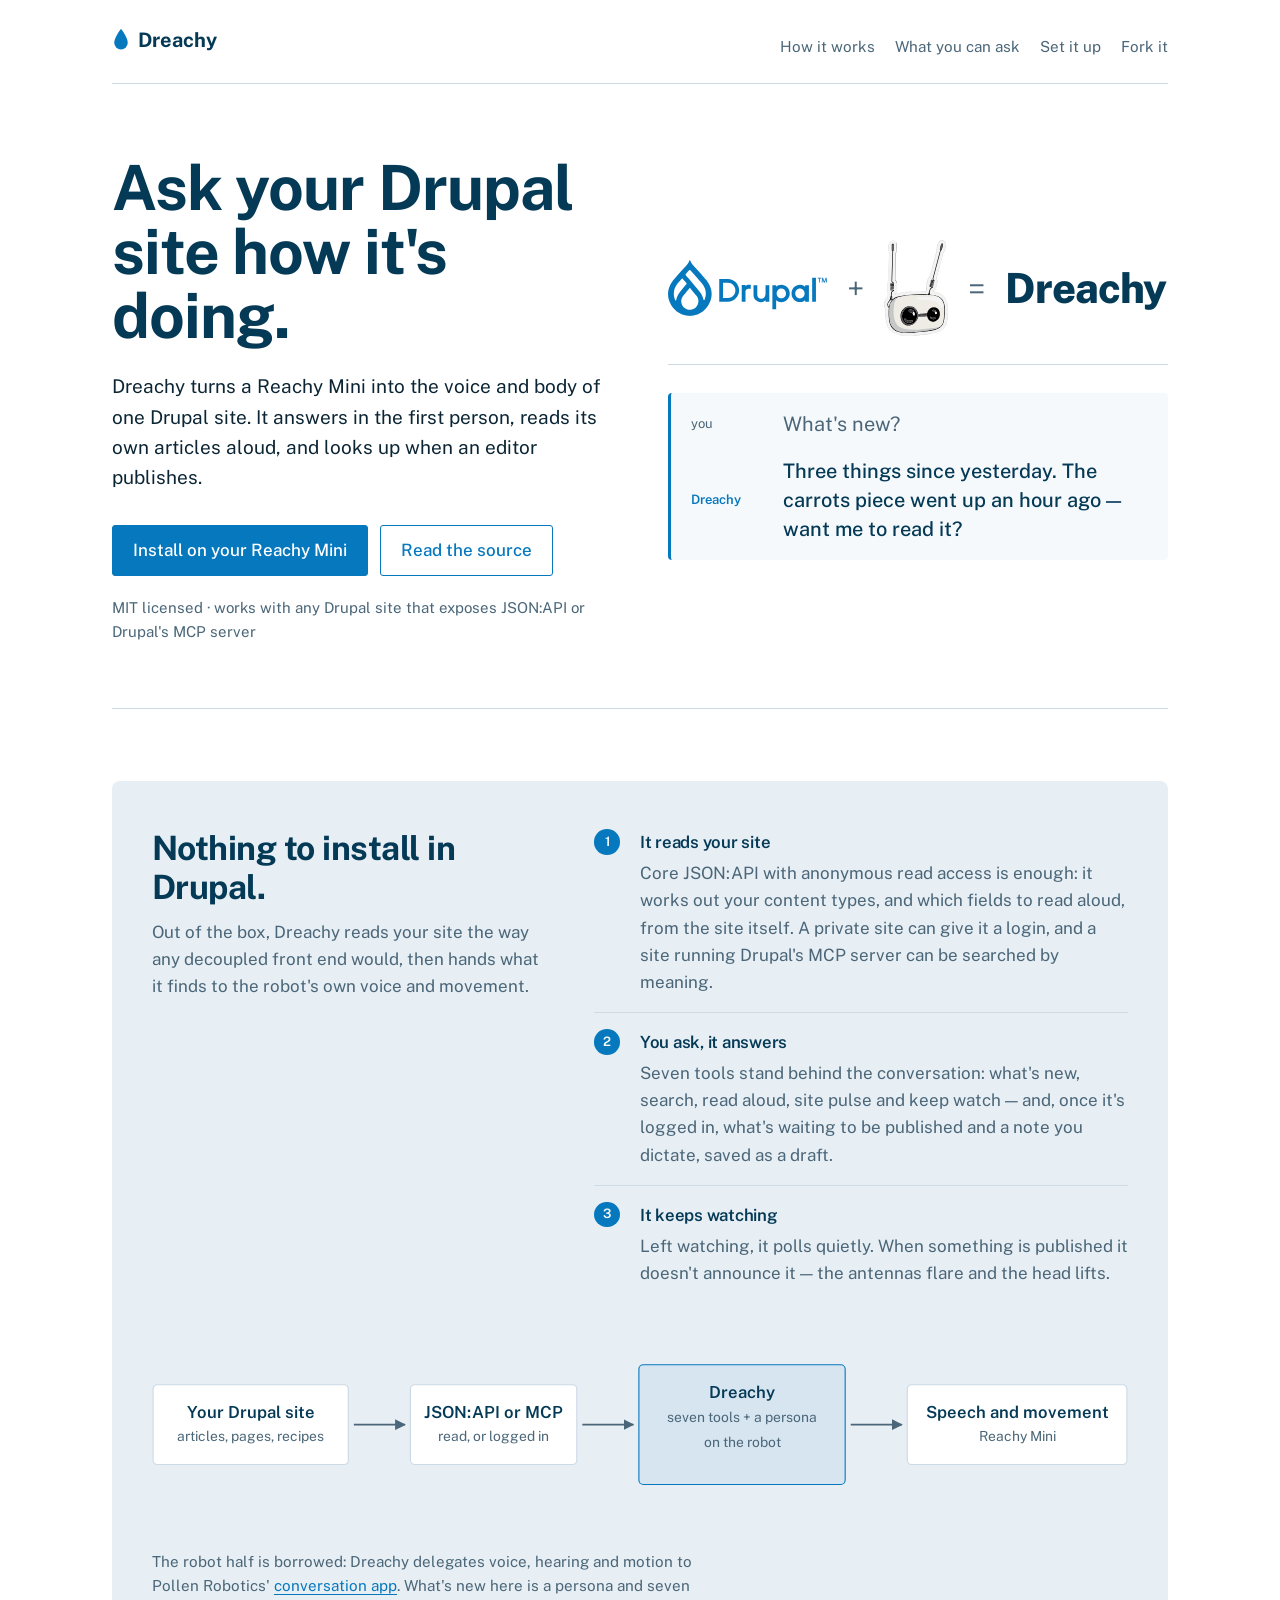
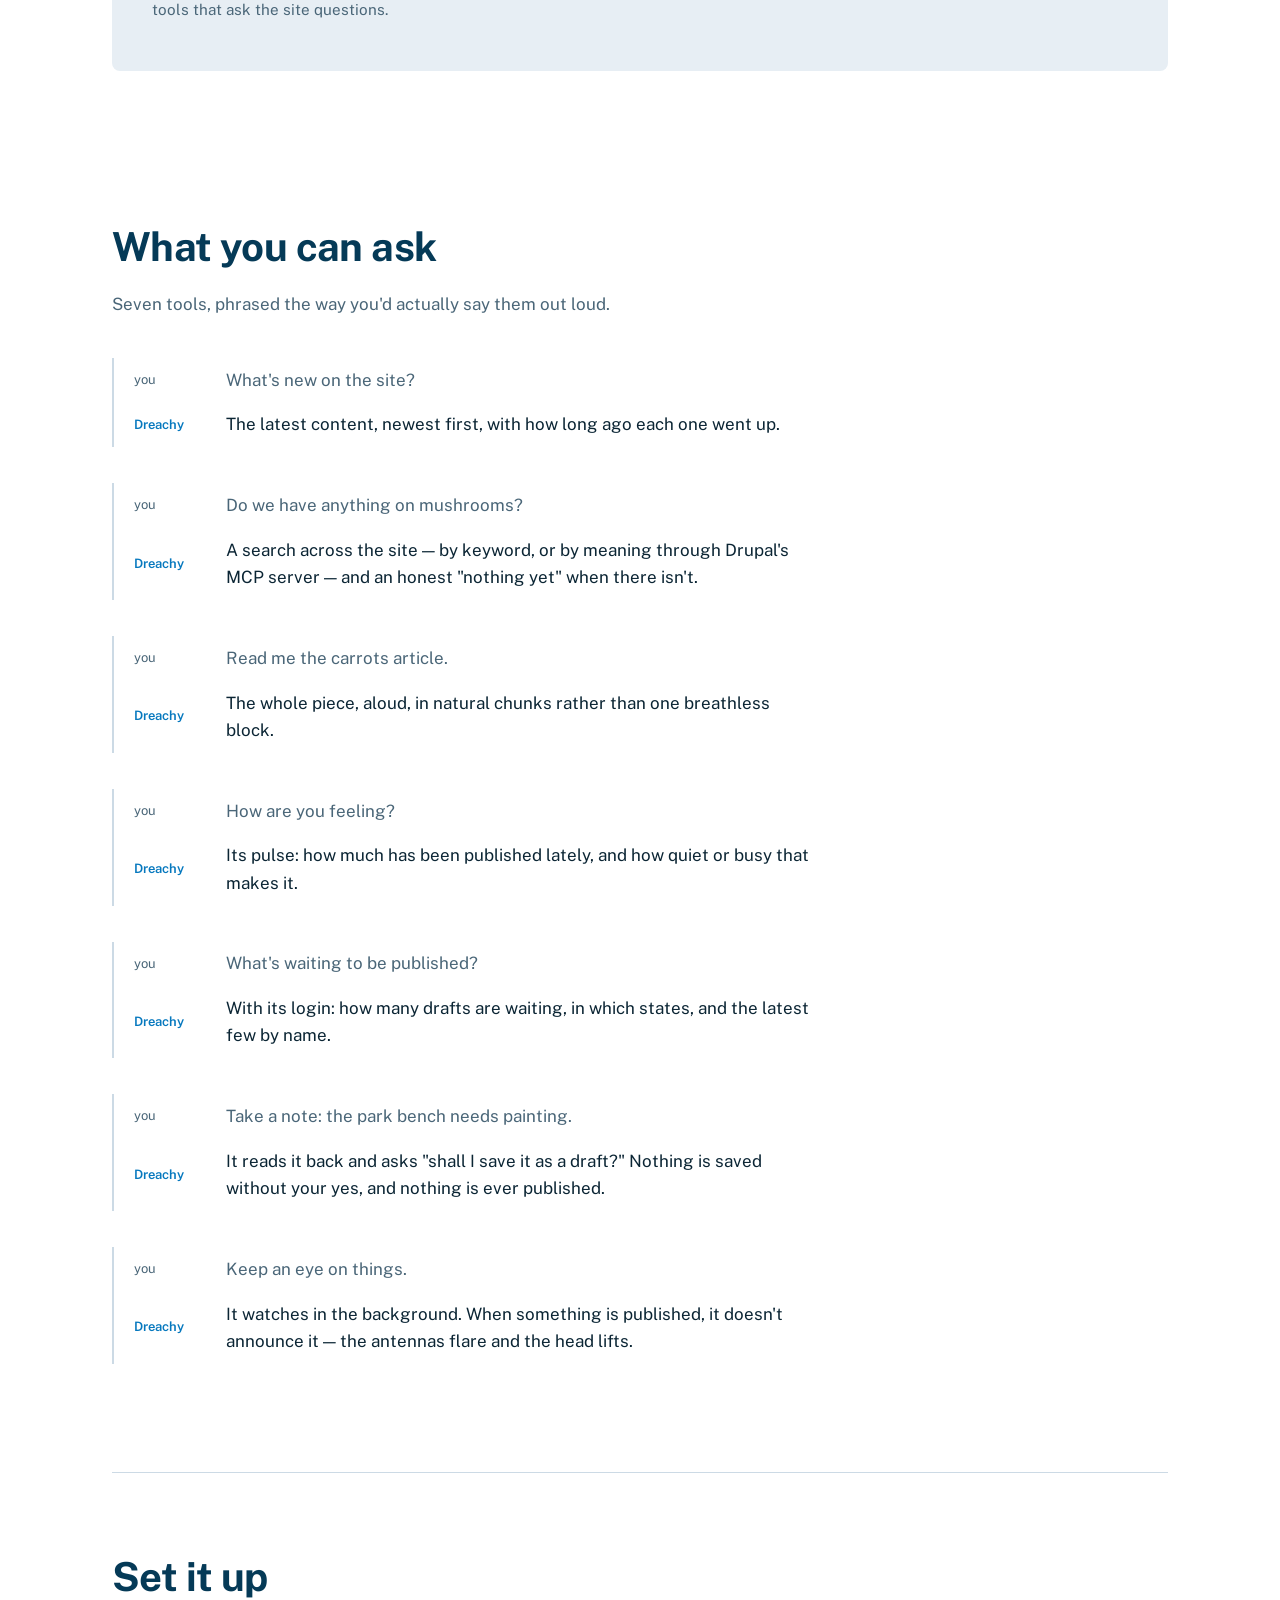
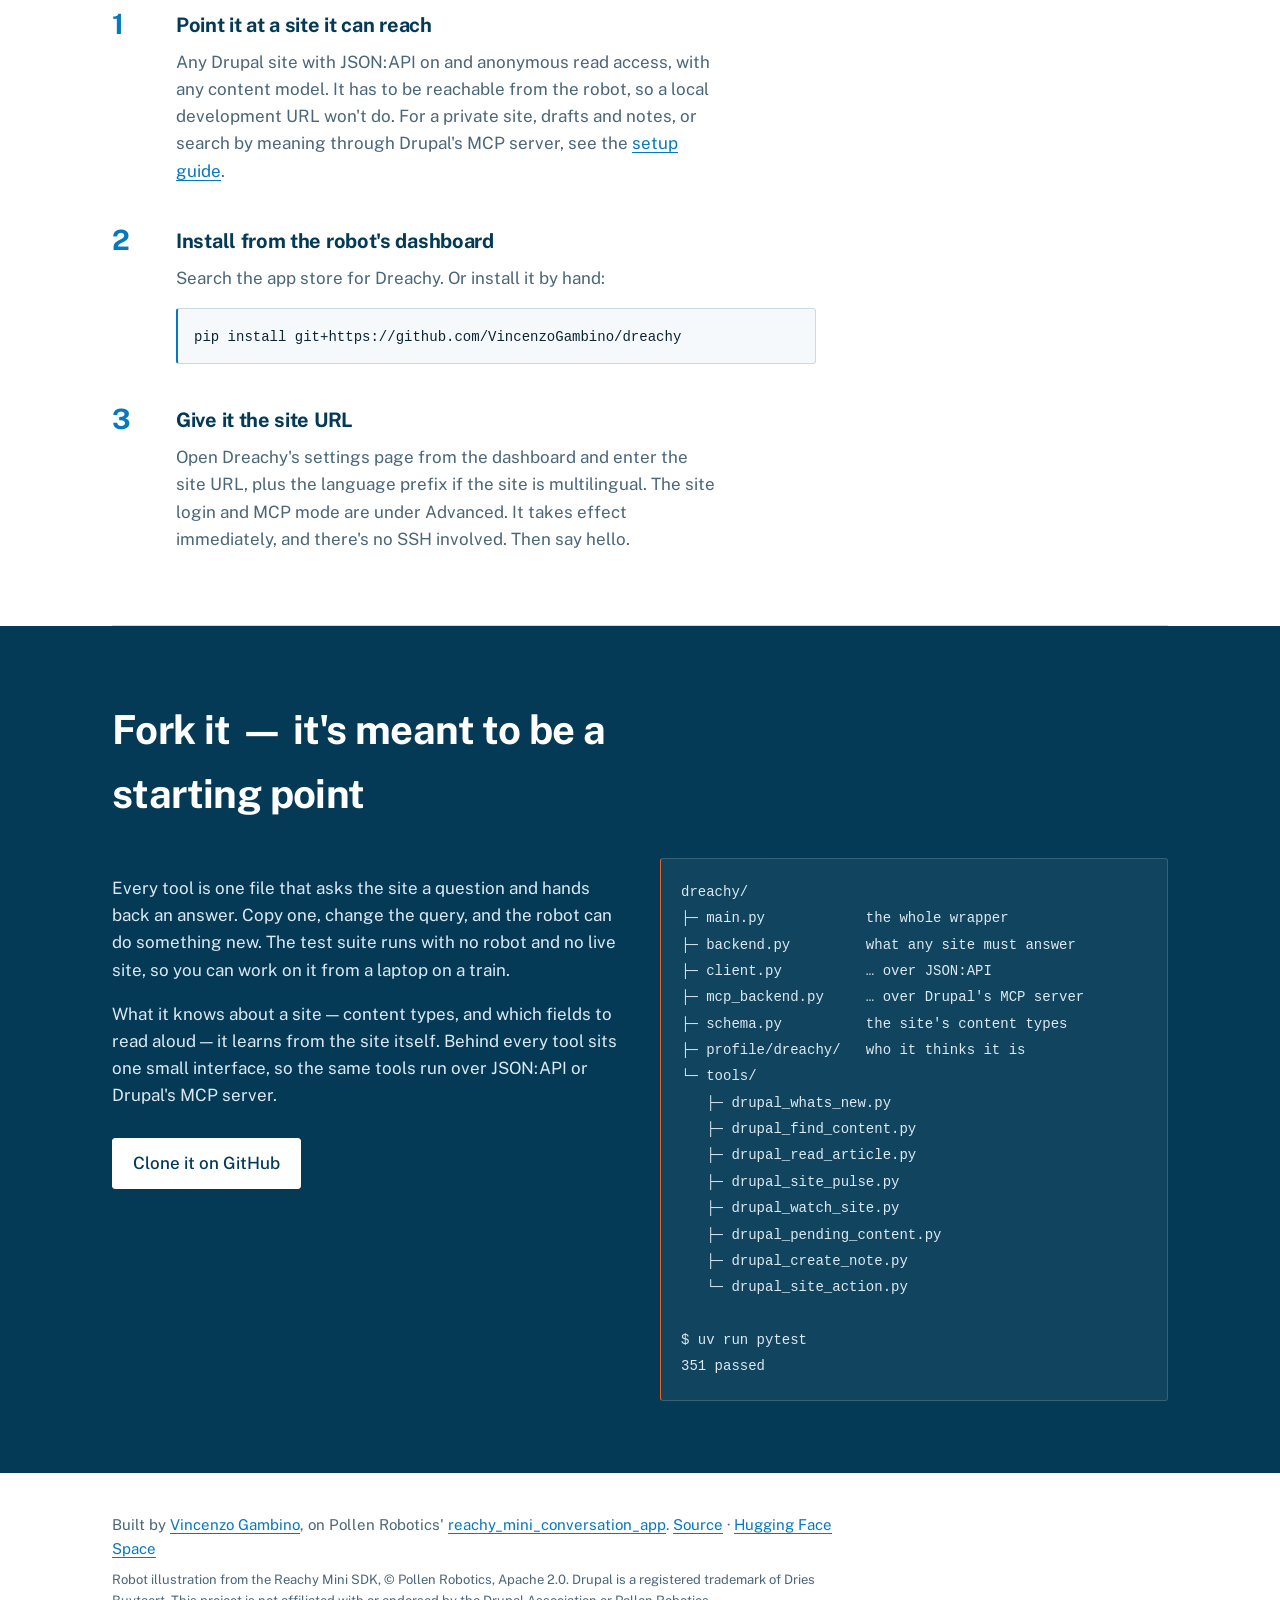
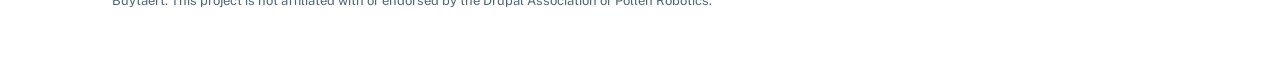
<file: index.html>
<!doctype html>
<html lang="en">

<head>
	<meta charset="utf-8" />
	<meta name="viewport" content="width=device-width, initial-scale=1" />
	<title>Dreachy — ask your Drupal site how it's doing</title>
	<meta name="description"
		content="Dreachy gives a Drupal site a voice and a body on a Reachy Mini robot: ask what's new, search the site, have an article read aloud, dictate a draft, and watch it react the moment something is published." />
	<link rel="preconnect" href="https://fonts.googleapis.com">
	<link rel="preconnect" href="https://fonts.gstatic.com" crossorigin>
	<link
		href="https://fonts.googleapis.com/css2?family=Public+Sans:wght@400;500;600;700;800&display=swap"
		rel="stylesheet">
	<link rel="icon"
		href="data:image/svg+xml,%3Csvg xmlns='http://www.w3.org/2000/svg' viewBox='0 0 24 32'%3E%3Cpath fill='%230678be' d='M12 1C12 1 3 12.4 3 19.6A9 9 0 0 0 21 19.6C21 12.4 12 1 12 1Z'/%3E%3C/svg%3E" />
	<link rel="stylesheet" href="style.css" />
</head>

<body>
	<a class="skip" href="#main">Skip to content</a>

	<header class="masthead">
		<a class="wordmark" href="#main">
			<svg class="drop" viewBox="0 0 24 32" aria-hidden="true" focusable="false">
				<path d="M12 1C12 1 3 12.4 3 19.6A9 9 0 0 0 21 19.6C21 12.4 12 1 12 1Z" />
			</svg>
			<span>Dreachy</span>
		</a>
		<nav aria-label="Primary">
			<a href="#how">How it works</a>
			<a href="#ask">What you can ask</a>
			<a href="#setup">Set it up</a>
			<a href="#fork">Fork it</a>
		</nav>
	</header>

	<main id="main">
		<section class="hero">
			<div class="hero-copy">
				<h1>Ask your Drupal site how it's doing.</h1>
				<p class="lede">
					Dreachy turns a Reachy Mini into the voice and body of one Drupal site. It answers in the
					first person, reads its own articles aloud, and looks up when an editor publishes.
				</p>

				<div class="actions">
					<a class="button primary" href="https://huggingface.co/spaces/VincenzoGambino/dreachy" target="_blank" rel="noopener">Install on
						your Reachy Mini</a>
					<a class="button" href="https://github.com/VincenzoGambino/dreachy" target="_blank" rel="noopener">Read the source</a>
				</div>
				<p class="fineprint">MIT licensed · works with any Drupal site that exposes JSON:API or Drupal's MCP server</p>
			</div>

			<div class="hero-panel">
				<div class="hero-mark">
					<div class="equation-row">
						<div class="term">
							<img class="lockup" src="assets/drupal-logo.svg" alt="The Drupal logo" width="150"
								height="53" />
						</div>
						<span class="operator" aria-hidden="true">+</span>
						<div class="term">
							<img src="assets/reachy-mini-head.svg" alt="A Reachy Mini robot" width="96"
								height="96" />
						</div>
						<span class="operator" aria-hidden="true">=</span>
						<div class="term result">
							<span class="result-mark">Dreachy</span>
						</div>
					</div>
				</div>

				<div class="exchange hero-exchange">
					<p class="turn you"><span class="who">you</span><span class="said">What's new?</span></p>
					<p class="turn it reveal"><span class="who">Dreachy</span><span class="said">Three things since
							yesterday. The carrots piece went up an hour ago — want me to read it?</span></p>
				</div>
			</div>
		</section>

		<section id="how" class="panel">
			<div class="panel-inner">
				<div class="panel-lead">
					<h2>Nothing to install in Drupal.</h2>
					<p class="intro">
						Out of the box, Dreachy reads your site the way any decoupled front end would, then hands
						what it finds to the robot's own voice and movement.
					</p>
				</div>

				<ol class="numbered">
					<li>
						<h3>It reads your site</h3>
						<p>Core JSON:API with anonymous read access is enough: it works out your content types, and
							which fields to read aloud, from the site itself. A private site can give it a login, and a
							site running Drupal's MCP server can be searched by meaning.</p>
					</li>
					<li>
						<h3>You ask, it answers</h3>
						<p>Seven tools stand behind the conversation: what's new, search, read aloud, site pulse
							and keep watch — and, once it's logged in, what's waiting to be published and a note you
							dictate, saved as a draft.</p>
					</li>
					<li>
						<h3>It keeps watching</h3>
						<p>Left watching, it polls quietly. When something is published it doesn't announce it —
							the antennas flare and the head lifts.</p>
					</li>
				</ol>
			</div>

			<figure class="flow">
				<svg viewBox="0 0 880 150" role="img"
					aria-label="A Drupal site is read over JSON:API or its MCP server by seven Dreachy tools, which drive the robot's speech and movement.">
					<defs>
						<marker id="arrow" viewBox="0 0 10 10" refX="9" refY="5" markerWidth="7" markerHeight="7"
							orient="auto-start-reverse">
							<path d="M0 0 L10 5 L0 10 z" />
						</marker>
					</defs>

					<g class="node">
						<rect x="1" y="34" width="176" height="72" rx="4" />
						<text x="89" y="64">Your Drupal site</text>
						<text x="89" y="85" class="sub">articles, pages, recipes</text>
					</g>
					<line x1="182" y1="70" x2="228" y2="70" marker-end="url(#arrow)" />

					<g class="node">
						<rect x="233" y="34" width="150" height="72" rx="4" />
						<text x="308" y="64">JSON:API or MCP</text>
						<text x="308" y="85" class="sub">read, or logged in</text>
					</g>
					<line x1="388" y1="70" x2="434" y2="70" marker-end="url(#arrow)" />

					<g class="node accent">
						<rect x="439" y="16" width="186" height="108" rx="4" />
						<text x="532" y="46">Dreachy</text>
						<text x="532" y="68" class="sub">seven tools + a persona</text>
						<text x="532" y="90" class="sub">on the robot</text>
					</g>
					<line x1="630" y1="70" x2="676" y2="70" marker-end="url(#arrow)" />

					<g class="node">
						<rect x="681" y="34" width="198" height="72" rx="4" />
						<text x="780" y="64">Speech and movement</text>
						<text x="780" y="85" class="sub">Reachy Mini</text>
					</g>
				</svg>

				<ol class="flow-stack">
					<li><strong>Your Drupal site</strong><span>articles, pages, recipes</span></li>
					<li><strong>JSON:API or MCP</strong><span>read, or logged in</span></li>
					<li class="accent"><strong>Dreachy</strong><span>seven tools + a persona, on the robot</span></li>
					<li><strong>Speech and movement</strong><span>Reachy Mini</span></li>
				</ol>

				<figcaption>
					The robot half is borrowed: Dreachy delegates voice, hearing and motion to Pollen Robotics'
					<a href="https://github.com/pollen-robotics/reachy_mini_conversation_app" target="_blank" rel="noopener">conversation app</a>.
					What's new here is a persona and seven tools that ask the site questions.
				</figcaption>
			</figure>
		</section>

		<section id="ask">
			<h2>What you can ask</h2>
			<p class="intro">Seven tools, phrased the way you'd actually say them out loud.</p>

			<div class="exchange">
				<p class="turn you"><span class="who">you</span><span class="said">What's new on the site?</span></p>
				<p class="turn it"><span class="who">Dreachy</span><span class="said">The latest content, newest first,
						with how long ago each one went up.</span></p>
			</div>

			<div class="exchange">
				<p class="turn you"><span class="who">you</span><span class="said">Do we have anything on
						mushrooms?</span></p>
				<p class="turn it"><span class="who">Dreachy</span><span class="said">A search across the site — by
						keyword, or by meaning through Drupal's MCP server — and an honest "nothing yet" when there
						isn't.</span></p>
			</div>

			<div class="exchange">
				<p class="turn you"><span class="who">you</span><span class="said">Read me the carrots
						article.</span></p>
				<p class="turn it"><span class="who">Dreachy</span><span class="said">The whole piece, aloud, in natural
						chunks rather than one breathless block.</span></p>
			</div>

			<div class="exchange">
				<p class="turn you"><span class="who">you</span><span class="said">How are you feeling?</span></p>
				<p class="turn it"><span class="who">Dreachy</span><span class="said">Its pulse: how much has been
						published lately, and how quiet or busy that makes it.</span></p>
			</div>

			<div class="exchange">
				<p class="turn you"><span class="who">you</span><span class="said">What's waiting to be
						published?</span></p>
				<p class="turn it"><span class="who">Dreachy</span><span class="said">With its login: how many drafts are
						waiting, in which states, and the latest few by name.</span></p>
			</div>

			<div class="exchange">
				<p class="turn you"><span class="who">you</span><span class="said">Take a note: the park bench needs
						painting.</span></p>
				<p class="turn it"><span class="who">Dreachy</span><span class="said">It reads it back and asks "shall I
						save it as a draft?" Nothing is saved without your yes, and nothing is ever
						published.</span></p>
			</div>

			<div class="exchange">
				<p class="turn you"><span class="who">you</span><span class="said">Keep an eye on things.</span></p>
				<p class="turn it"><span class="who">Dreachy</span><span class="said">It watches in the background. When
						something is published, it doesn't announce it — the antennas flare and the head
						lifts.</span></p>
			</div>
		</section>

		<section id="setup" class="band">
			<h2>Set it up</h2>
			<ol class="steps">
				<li>
					<h3>Point it at a site it can reach</h3>
					<p>
						Any Drupal site with JSON:API on and anonymous read access, with any content model. It has
						to be reachable from the robot, so a local development URL won't do. For a private site,
						drafts and notes, or search by meaning through Drupal's MCP server, see the
						<a href="https://github.com/VincenzoGambino/dreachy/blob/main/docs/drupal-setup.md" target="_blank" rel="noopener">setup guide</a>.
					</p>
				</li>
				<li>
					<h3>Install from the robot's dashboard</h3>
					<p>
						Search the app store for Dreachy. Or install it by hand:
					</p>
					<pre><code>pip install git+https://github.com/VincenzoGambino/dreachy</code></pre>
				</li>
				<li>
					<h3>Give it the site URL</h3>
					<p>
						Open Dreachy's settings page from the dashboard and enter the site URL, plus the language
						prefix if the site is multilingual. The site login and MCP mode are under Advanced. It
						takes effect immediately, and there's no SSH involved. Then say hello.
					</p>
				</li>
			</ol>
		</section>

		<section id="fork" class="dark">
			<h2>Fork it — it's meant to be a starting point</h2>
			<div class="fork-grid">
				<div>
					<p>
						Every tool is one file that asks the site a question and hands back an answer. Copy one,
						change the query, and the robot can do something new. The test suite runs with no robot and
						no live site, so you can work on it from a laptop on a train.
					</p>
					<p>
						What it knows about a site — content types, and which fields to read aloud — it learns from
						the site itself. Behind every tool sits one small interface, so the same tools run over
						JSON:API or Drupal's MCP server.
					</p>
					<p class="fork-actions">
						<a class="button primary" href="https://github.com/VincenzoGambino/dreachy" target="_blank" rel="noopener">Clone it on
							GitHub</a>
					</p>
				</div>
				<pre class="tree"><code>dreachy/
├─ main.py            the whole wrapper
├─ backend.py         what any site must answer
├─ client.py          … over JSON:API
├─ mcp_backend.py     … over Drupal's MCP server
├─ schema.py          the site's content types
├─ profile/dreachy/   who it thinks it is
└─ tools/
   ├─ drupal_whats_new.py
   ├─ drupal_find_content.py
   ├─ drupal_read_article.py
   ├─ drupal_site_pulse.py
   ├─ drupal_watch_site.py
   ├─ drupal_pending_content.py
   ├─ drupal_create_note.py
   └─ drupal_site_action.py

$ uv run pytest
351 passed</code></pre>
			</div>
		</section>
	</main>

	<footer class="colophon">
		<p>
			Built by <a href="https://www.gambinovincenzo.com/" target="_blank" rel="noopener">Vincenzo Gambino</a>, on Pollen Robotics'
			<a href="https://github.com/pollen-robotics/reachy_mini_conversation_app" target="_blank" rel="noopener">reachy_mini_conversation_app</a>.
			<a href="https://github.com/VincenzoGambino/dreachy" target="_blank" rel="noopener">Source</a> ·
			<a href="https://huggingface.co/spaces/VincenzoGambino/dreachy" target="_blank" rel="noopener">Hugging Face Space</a>
		</p>
		<p class="legal">
			Robot illustration from the Reachy Mini SDK, © Pollen Robotics, Apache 2.0.
			Drupal is a registered trademark of Dries Buytaert. This project is not affiliated with or
			endorsed by the Drupal Association or Pollen Robotics.
		</p>
	</footer>
</body>

</html>
</file>
<file: style.css>
:root {
	--paper: #ffffff;
	--ink: #0b2534;
	--blue: #0678be;
	--navy: #053a57;
	--signal: #e8622a;
	--rule: #ccdae5;
	--muted: #4a6678;

	--measure: 34rem;
	--spine: min(66rem, 100% - 3rem);
}

*,
*::before,
*::after {
	box-sizing: border-box;
}

html {
	-webkit-text-size-adjust: 100%;
}

body {
	margin: 0;
	background: var(--paper);
	color: var(--ink);
	font-family: "Public Sans", system-ui, sans-serif;
	font-size: 1.0625rem;
	line-height: 1.6;
	text-underline-offset: 0.2em;
}

h1,
h2,
h3 {
	font-family: "Public Sans", system-ui, sans-serif;
	font-weight: 700;
	color: var(--navy);
	letter-spacing: -0.015em;
	margin: 0;
}

a {
	color: var(--blue);
	text-decoration-thickness: 1px;
}

a:hover {
	color: var(--navy);
}

:focus-visible {
	outline: 2px solid var(--signal);
	outline-offset: 3px;
}

.skip {
	position: absolute;
	left: -9999px;
}

.skip:focus {
	left: 1rem;
	top: 1rem;
	z-index: 2;
	background: #fff;
	padding: 0.5rem 0.75rem;
	border-radius: 3px;
}

/* --- masthead ------------------------------------------------------- */

.masthead {
	width: var(--spine);
	margin: 0 auto;
	padding: 1.5rem 0;
	display: flex;
	flex-wrap: wrap;
	gap: 0.75rem 1.5rem;
	align-items: baseline;
	justify-content: space-between;
	border-bottom: 1px solid var(--rule);
}

.wordmark {
	display: inline-flex;
	align-items: center;
	gap: 0.5rem;
	font-family: "Public Sans", system-ui, sans-serif;
	font-size: 1.25rem;
	font-weight: 700;
	color: var(--navy);
	text-decoration: none;
}

.drop {
	width: 0.9em;
	height: 1.2em;
	fill: var(--blue);
}

.masthead nav {
	display: flex;
	flex-wrap: wrap;
	gap: 1.25rem;
	font-size: 0.95rem;
}

.masthead nav a {
	color: var(--muted);
	text-decoration: none;
}

.masthead nav a:hover {
	color: var(--blue);
	text-decoration: underline;
}

/* --- shared section rhythm ------------------------------------------ */

main {
	width: var(--spine);
	margin: 0 auto;
}

section {
	padding: 4.5rem 0;
	border-bottom: 1px solid var(--rule);
}

section:last-child {
	border-bottom: 0;
}

section h2 {
	font-size: clamp(1.75rem, 3.4vw, 2.5rem);
	max-width: 22ch;
}

.intro {
	max-width: var(--measure);
	color: var(--muted);
	margin: 0.75rem 0 2.5rem;
}

/* --- hero ------------------------------------------------------------ */

.hero {
	padding: 4.5rem 0 4rem;
	border-bottom: 1px solid var(--rule);
	display: grid;
	grid-template-columns: minmax(0, 1fr) minmax(0, 1fr);
	gap: 3.5rem;
	align-items: center;
}

.hero-mark {
	padding-bottom: 1.75rem;
	border-bottom: 1px solid var(--rule);
}

/* The marks lead; the headline follows. DOM order keeps the h1 first for
   screen readers and search engines. */
.hero-panel {
	padding: 0;
}

.hero h1 {
	font-size: clamp(2.5rem, 5vw, 3.9rem);
	line-height: 1.02;
	font-variation-settings: "opsz" 120;
}

.lede {
	max-width: var(--measure);
	margin: 1.5rem 0 0;
	font-size: 1.1875rem;
}

.fineprint {
	color: var(--muted);
	font-size: 0.9375rem;
	margin: 1.25rem 0 0;
}

/* --- the page's one repeating device: an exchange -------------------- */

.exchange {
	margin: 2.25rem 0;
	max-width: 44rem;
	border-left: 2px solid var(--rule);
}

.hero-exchange {
	margin: 1.75rem 0 0;
	max-width: none;
	background: #f6f9fb;
	border: 0;
	border-left: 3px solid var(--blue);
	border-radius: 4px;
	padding: 0.5rem 1rem 0.5rem 0;
}

.turn {
	display: flex;
	gap: 1.25rem;
	margin: 0;
	padding: 0.55rem 0 0.55rem 1.25rem;
}

.who {
	flex: 0 0 4.5rem;
	display: inline-flex;
	align-items: center;
	gap: 0.3rem;
	color: var(--muted);
	font-size: 0.8125rem;
	line-height: 1.9;
}

.turn.it .who {
	color: var(--blue);
	font-weight: 600;
}

.said {
	flex: 1;
}

.turn.you .said {
	color: var(--muted);
}

.hero-exchange .said {
	font-size: 1.25rem;
	line-height: 1.45;
}

.hero-exchange .turn.it .said {
	font-weight: 500;
	color: var(--navy);
}

/* --- the equation --------------------------------------------------- */

.equation {
	margin: 0;
	padding: 0;
}

.equation-row {
	display: flex;
	align-items: center;
	justify-content: flex-start;
	gap: clamp(0.6rem, 2vw, 1.25rem);
}

.term {
	display: flex;
	flex-direction: column;
	align-items: center;
	gap: 0.6rem;
	text-align: center;
	flex: 0 1 auto;
}

.term img {
	height: 6rem;
	width: auto;
}

/* The Drupal lockup is wide, not square — match its cap height to the
   robot's rather than its bounding box. */
.term img.lockup {
	height: 3.6rem;
}

.term figcaption {
	color: var(--muted);
	font-size: 0.8125rem;
	line-height: 1.3;
}

.operator {
	font-family: "Public Sans", system-ui, sans-serif;
	font-size: 2rem;
	font-weight: 300;
	color: var(--muted);
}

.result-mark {
	display: flex;
	align-items: center;
	height: 6rem;
	font-family: "Public Sans", system-ui, sans-serif;
	font-size: 2.6rem;
	font-weight: 800;
	letter-spacing: -0.02em;
	color: var(--navy);
}

/* --- buttons --------------------------------------------------------- */

.actions {
	margin-top: 2rem;
	display: flex;
	flex-wrap: wrap;
	gap: 0.75rem;
}

.button {
	display: inline-block;
	padding: 0.7rem 1.25rem;
	border: 1px solid var(--blue);
	border-radius: 3px;
	color: var(--blue);
	background: transparent;
	text-decoration: none;
	font-weight: 500;
}

.button:hover {
	background: rgba(6, 120, 190, 0.08);
	color: var(--navy);
}

.button.primary {
	background: var(--blue);
	border-color: var(--blue);
	color: #fff;
}

.button.primary:hover {
	background: var(--navy);
	border-color: var(--navy);
	color: #fff;
}

.panel {
	background: #e7eef4;
	border-radius: 8px;
	border-bottom: 0;
	padding: 3rem 2.5rem;
	margin: 4.5rem 0;
}

.panel-inner {
	display: grid;
	grid-template-columns: minmax(0, 0.85fr) minmax(0, 1.15fr);
	gap: 3rem;
	align-items: start;
}

.panel-lead h2 {
	font-size: clamp(1.6rem, 2.8vw, 2.1rem);
	line-height: 1.15;
}

.panel-lead .intro {
	margin-bottom: 0;
}

.numbered {
	list-style: none;
	counter-reset: point;
	margin: 0;
	padding: 0;
}

.numbered li {
	counter-increment: point;
	display: grid;
	grid-template-columns: 1.85rem 1fr;
	gap: 0 1rem;
	padding: 1rem 0;
	border-top: 1px solid #cfdce6;
}

.numbered li:first-child {
	border-top: 0;
	padding-top: 0;
}

.numbered li::before {
	content: counter(point);
	grid-row: span 2;
	width: 1.6rem;
	height: 1.6rem;
	display: grid;
	place-items: center;
	border-radius: 50%;
	background: var(--blue);
	color: #fff;
	font-size: 0.8125rem;
	font-weight: 600;
}

.numbered h3 {
	font-size: 1.05rem;
	font-weight: 600;
}

.numbered p {
	margin: 0.25rem 0 0;
	color: var(--muted);
}

/* --- how it works ---------------------------------------------------- */

.flow {
	margin: 2.75rem 0 0;
}

.flow svg {
	width: 100%;
	height: auto;
	overflow: visible;
}

.flow .node rect {
	fill: #fff;
	stroke: var(--rule);
}

.flow .node.accent rect {
	fill: rgba(6, 120, 190, 0.07);
	stroke: var(--blue);
}

.flow text {
	text-anchor: middle;
	font-family: "Public Sans", system-ui, sans-serif;
	font-size: 15px;
	font-weight: 600;
	fill: var(--navy);
}

.flow text.sub {
	font-size: 12.5px;
	font-weight: 400;
	fill: var(--muted);
}

.flow line {
	stroke: var(--muted);
	stroke-width: 1.4;
}

.flow marker path {
	fill: var(--muted);
}

.flow figcaption {
	max-width: var(--measure);
	margin-top: 1.75rem;
	color: var(--muted);
	font-size: 0.95rem;
}

.flow-stack {
	display: none;
}

/* --- setup steps ----------------------------------------------------- */

.steps {
	counter-reset: step;
	list-style: none;
	margin: 0;
	padding: 0;
	display: grid;
	gap: 2.5rem;
}

.steps li {
	counter-increment: step;
	display: grid;
	grid-template-columns: 2.75rem 1fr;
	gap: 0 1.25rem;
	max-width: 44rem;
}

.steps li::before {
	content: counter(step);
	grid-row: span 2;
	font-family: "Public Sans", system-ui, sans-serif;
	font-weight: 700;
	font-size: 1.75rem;
	color: var(--blue);
	line-height: 1.1;
}

.steps li > * {
	grid-column: 2;
}

.steps h3 {
	font-size: 1.25rem;
}

.steps p {
	margin: 0.5rem 0 0;
	color: var(--muted);
	max-width: var(--measure);
}

pre {
	margin: 1rem 0 0;
	padding: 0.85rem 1rem;
	background: #f6f9fb;
	border: 1px solid var(--rule);
	border-left: 2px solid var(--blue);
	border-radius: 3px;
	overflow-x: auto;
}

code {
	font-family: ui-monospace, "SF Mono", Menlo, monospace;
	font-size: 0.875rem;
}

/* --- fork band ------------------------------------------------------- */

.dark {
	background: var(--navy);
	color: #dce9f1;
	border-bottom: 0;
	margin: 0 calc(50% - 50vw);
	padding: 4.5rem calc(50vw - 50%);
}

.dark h2 {
	color: #fff;
}

.dark a:not(.button) {
	color: #9fd2f1;
}

.fork-grid {
	margin-top: 2rem;
	display: grid;
	gap: 2.5rem;
	grid-template-columns: minmax(0, 1fr) minmax(0, 1fr);
	align-items: start;
}

.fork-grid p {
	max-width: 32rem;
}

.fork-actions {
	margin-top: 1.75rem;
}

.dark .button.primary {
	background: #fff;
	border-color: #fff;
	color: var(--navy);
}

.dark .button.primary:hover {
	background: #9fd2f1;
	border-color: #9fd2f1;
	color: var(--navy);
}

.tree {
	background: rgba(255, 255, 255, 0.05);
	border: 1px solid rgba(255, 255, 255, 0.16);
	border-left-color: var(--signal);
	color: #dce9f1;
	margin: 0;
	padding: 1.25rem;
	line-height: 1.55;
}

/* --- colophon -------------------------------------------------------- */

.colophon {
	width: var(--spine);
	margin: 0 auto;
	padding: 2.5rem 0 3.5rem;
	color: var(--muted);
	font-size: 0.9375rem;
}

.colophon p {
	max-width: 46rem;
	margin: 0 0 0.6rem;
}

.legal {
	font-size: 0.8125rem;
}

/* --- the one orchestrated moment ------------------------------------- */

@media (prefers-reduced-motion: no-preference) {
	.reveal {
		animation: rise 0.6s 0.45s ease-out both;
	}

	.hero-exchange {
		animation: flare 0.9s 1s ease-out both;
	}

	@keyframes rise {
		from {
			opacity: 0;
			transform: translateY(0.5rem);
		}

		to {
			opacity: 1;
			transform: none;
		}
	}

	@keyframes flare {

		0%,
		100% {
			border-left-color: var(--blue);
		}

		40% {
			border-left-color: var(--signal);
		}
	}
}

/* --- narrow screens --------------------------------------------------- */

@media (max-width: 46rem) {
	:root {
		--spine: min(66rem, 100% - 2rem);
	}

	section {
		padding: 3.25rem 0;
	}

	.hero {
		padding-top: 3.25rem;
	}

	.equation-row {
		gap: 0.6rem;
	}

	.operator {
		font-size: 1.3rem;
	}

	.turn {
		gap: 0.85rem;
		padding-left: 1rem;
	}

	.who {
		flex-basis: 4rem;
	}

	.fork-grid {
		grid-template-columns: minmax(0, 1fr);
	}

	.hero {
		gap: 2rem;
		padding-top: 2.5rem;
		padding-bottom: 2.5rem;
	}

	.hero {
		grid-template-columns: minmax(0, 1fr);
	}

	.term img {
		height: 3.6rem;
	}

	.term img.lockup {
		height: 2.1rem;
	}

	.result-mark {
		height: 3.6rem;
		font-size: 1.6rem;
	}

	.panel {
		padding: 2rem 1.25rem;
		margin: 3rem 0;
	}

	.panel-inner {
		grid-template-columns: minmax(0, 1fr);
		gap: 1.75rem;
	}

	/* The horizontal diagram is illegible this narrow — stack it instead. */
	.flow svg {
		display: none;
	}

	.flow-stack {
		display: grid;
		gap: 0.5rem;
		margin: 0;
		padding: 0;
		list-style: none;
		counter-reset: none;
	}

	.flow-stack li {
		background: #fff;
		border: 1px solid var(--rule);
		border-left: 2px solid var(--rule);
		border-radius: 3px;
		padding: 0.75rem 0.9rem;
	}

	.flow-stack li + li::before {
		content: "";
		display: block;
		width: 1px;
		height: 0.85rem;
		margin: -1.35rem 0 0.6rem 0.15rem;
		background: var(--muted);
	}

	.flow-stack li.accent {
		background: rgba(6, 120, 190, 0.07);
		border-color: var(--blue);
	}

	.flow-stack strong {
		display: block;
		color: var(--navy);
	}

	.flow-stack span {
		color: var(--muted);
		font-size: 0.9rem;
	}

	.steps li {
		grid-template-columns: 1.85rem 1fr;
	}
}
</file>
